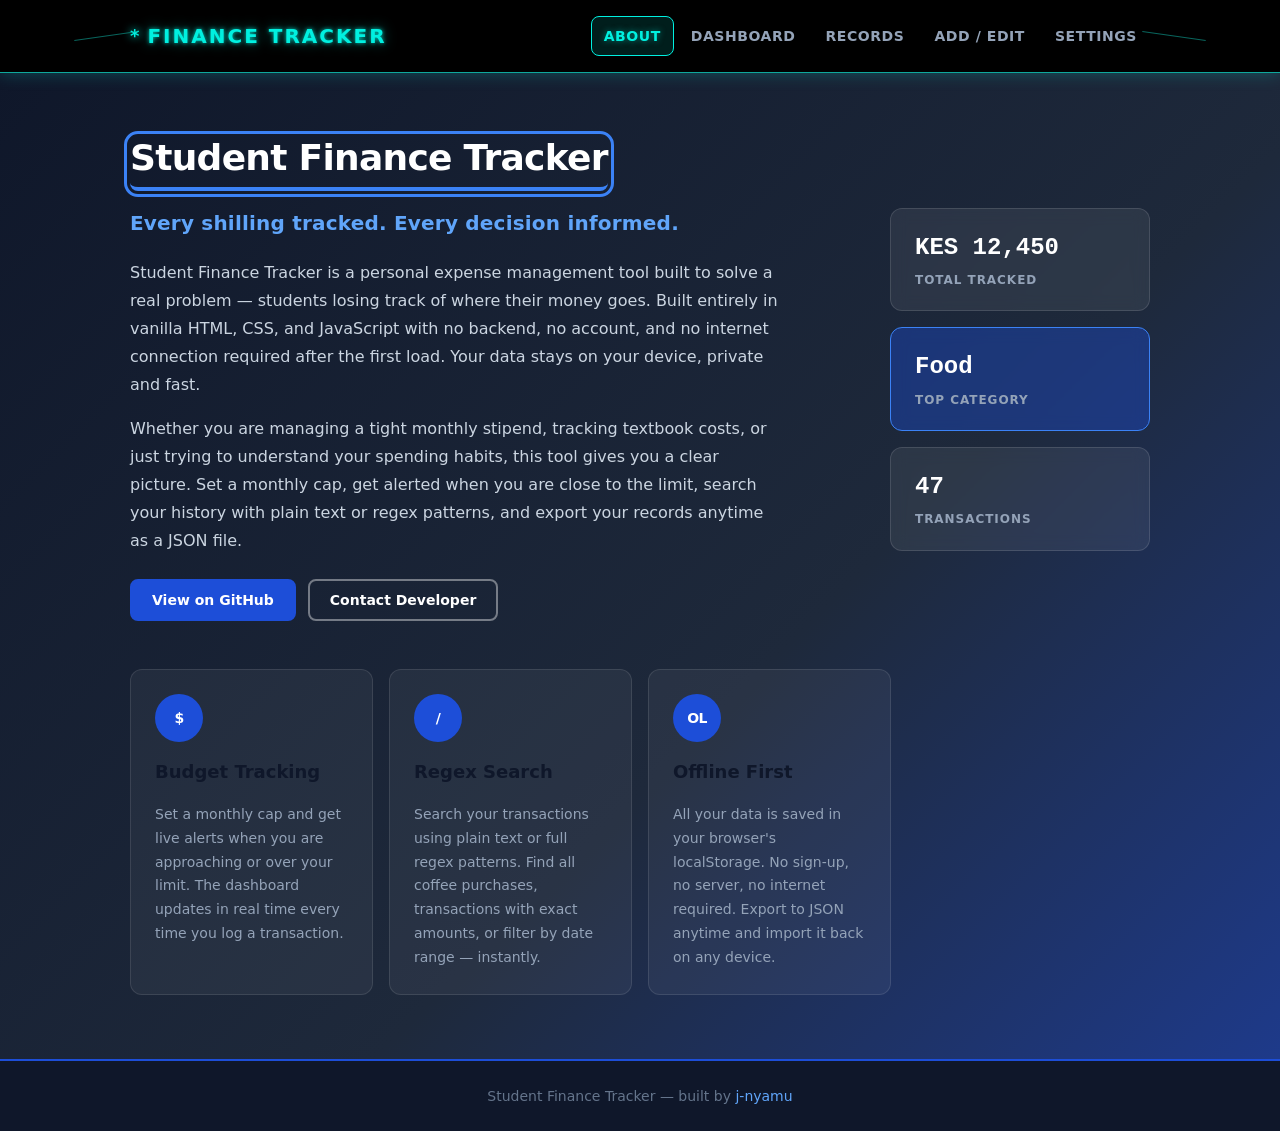
<file: index.html>
<!DOCTYPE html>
<html lang="en">

<head>
  <meta charset="UTF-8" />
  <meta name="viewport" content="width=device-width, initial-scale=1.0" />
  <meta name="description" content="Student Finance Tracker — track your expenses, set budgets, and search transactions." />
  <title>Student Finance Tracker</title>
  <link rel="stylesheet" href="styles/main.css" />
</head>

<body>

  <!-- Skip link — keyboard users jump past nav to main content -->
  <a href="#main-content" class="skip-link">Skip to main content</a>

  <!-- HEADER -->
  <header class="site-header" role="banner">
    <div class="header-inner">

      <div class="site-brand">
        <span class="brand-name">FINANCE TRACKER</span>
      </div>

      <button
        class="nav-toggle"
        aria-controls="primary-nav"
        aria-expanded="false"
        aria-label="Open navigation menu"
      >
        <span class="hamburger-bar"></span>
        <span class="hamburger-bar"></span>
        <span class="hamburger-bar"></span>
      </button>

      <nav id="primary-nav" class="primary-nav" aria-label="Primary navigation">
        <ul role="list">
          <li><a href="#section-about"     class="nav-link" data-section="about">About</a></li>
          <li><a href="#section-dashboard" class="nav-link" data-section="dashboard">Dashboard</a></li>
          <li><a href="#section-records"   class="nav-link" data-section="records">Records</a></li>
          <li><a href="#section-add"       class="nav-link" data-section="add">Add / Edit</a></li>
          <li><a href="#section-settings"  class="nav-link" data-section="settings">Settings</a></li>
        </ul>
      </nav>

    </div>
  </header>

  <!-- MAIN -->
  <main id="main-content" role="main">

    <!-- ======================================================
      SECTION 1 — ABOUT
    ====================================================== -->
    <section id="section-about" class="app-section" aria-labelledby="about-heading">
      <div class="section-inner">

        <div class="about-hero">
          <div class="about-hero-text">
            <h1 id="about-heading">Student Finance Tracker</h1>
            <p class="about-tagline">
              Every shilling tracked. Every decision informed.
            </p>
            <p class="about-description">
              Student Finance Tracker is a personal expense management tool built to solve
              a real problem — students losing track of where their money goes.
              Built entirely in vanilla HTML, CSS, and JavaScript with no backend,
              no account, and no internet connection required after the first load.
              Your data stays on your device, private and fast.
            </p>
            <p class="about-description">
              Whether you are managing a tight monthly stipend, tracking textbook costs,
              or just trying to understand your spending habits, this tool gives you
              a clear picture. Set a monthly cap, get alerted when you are close to the
              limit, search your history with plain text or regex patterns, and export
              your records anytime as a JSON file.
            </p>

            <div class="about-links">
              <a
                  href="https://github.com/j-nyamu/finance-tracker.git"

                target="_blank"
                rel="noopener noreferrer"
                class="btn btn-primary"
                aria-label="View source code on GitHub (opens in new tab)"
              >View on GitHub</a>
              <a
                href="mailto:j.mungiria@alustudent.com"
                class="btn btn-outline"
                aria-label="Send an email to the developer"
              >Contact Developer</a>
            </div>
          </div>

          <div class="about-hero-visual" aria-hidden="true">
            <div class="hero-stat-preview">
              <div class="preview-card">
                <span class="preview-value">KES 12,450</span>
                <span class="preview-label">Total Tracked</span>
              </div>
              <div class="preview-card preview-card-accent">
                <span class="preview-value">Food</span>
                <span class="preview-label">Top Category</span>
              </div>
              <div class="preview-card">
                <span class="preview-value">47</span>
                <span class="preview-label">Transactions</span>
              </div>
            </div>
          </div>
        </div>

        <!-- Feature cards -->
        <div class="about-features">

          <div class="about-feature-card">
            <div class="feature-icon" aria-hidden="true">$</div>
            <h3 class="about-feature-title">Budget Tracking</h3>
            <p>Set a monthly cap and get live alerts when you are approaching or over your limit. The dashboard updates in real time every time you log a transaction.</p>
          </div>

          <div class="about-feature-card">
            <div class="feature-icon" aria-hidden="true">/</div>
            <h3 class="about-feature-title">Regex Search</h3>
            <p>Search your transactions using plain text or full regex patterns. Find all coffee purchases, transactions with exact amounts, or filter by date range — instantly.</p>
          </div>

          <div class="about-feature-card">
            <div class="feature-icon" aria-hidden="true">OL</div>
            <h3 class="about-feature-title">Offline First</h3>
            <p>All your data is saved in your browser's localStorage. No sign-up, no server, no internet required. Export to JSON anytime and import it back on any device.</p>
          </div>

        </div>

      </div>
    </section>


    <!-- ======================================================
      SECTION 2 — DASHBOARD
    ====================================================== -->
    <section id="section-dashboard" class="app-section" aria-labelledby="dashboard-heading">
      <div class="section-inner">

        <h2 id="dashboard-heading">Dashboard</h2>

        <!-- ARIA live region — budget cap alerts injected here by JS -->
        <div
          id="budget-alert"
          class="budget-alert"
          role="status"
          aria-live="polite"
          aria-atomic="true"
        ></div>

        <!-- Stat cards -->
        <div class="stats-grid">
          <div class="stat-card" aria-label="Total transactions">
            <span class="stat-value" id="stat-total-count">0</span>
            <span class="stat-label">Transactions</span>
          </div>
          <div class="stat-card" aria-label="Total amount spent">
            <span class="stat-value" id="stat-total-amount">0.00</span>
            <span class="stat-label">Total Spent</span>
          </div>
          <div class="stat-card" aria-label="Top spending category">
            <span class="stat-value" id="stat-top-category">—</span>
            <span class="stat-label">Top Category</span>
          </div>
          <div class="stat-card" aria-label="Budget remaining">
            <span class="stat-value" id="stat-budget-remaining">—</span>
            <span class="stat-label">Remaining</span>
          </div>
        </div>

        <!-- 7-day trend chart -->
        <div class="chart-wrapper" aria-label="Spending over the last 7 days">
          <h3 class="chart-title">Last 7 days</h3>
          <div id="trend-chart" class="trend-chart" role="img" aria-label="Bar chart of daily spending for the past 7 days"></div>
        </div>

      </div>
    </section>


    <!-- ======================================================
      SECTION 3 — RECORDS TABLE
    ====================================================== -->
    <section id="section-records" class="app-section" aria-labelledby="records-heading">
      <div class="section-inner">

        <h2 id="records-heading">Transactions</h2>

        <div class="records-toolbar" role="search">

          <div class="search-group">
            <label for="search-input">Search transactions</label>
            <input
              type="search"
              id="search-input"
              class="input-field"
              placeholder='e.g. food or \.\d{2}'
              aria-describedby="search-hint search-error"
              autocomplete="off"
            />
            <span id="search-hint" class="field-hint">Supports plain text and regex patterns.</span>
            <span id="search-error" class="field-error" role="alert" aria-live="assertive"></span>
          </div>

          <div class="search-options">
            <label class="toggle-label" for="toggle-case">
              <input type="checkbox" id="toggle-case" checked />
              Case-insensitive
            </label>
          </div>

          <div class="sort-group">
            <label for="sort-by">Sort by</label>
            <select id="sort-by" class="input-field select-field">
              <option value="date-desc">Date (newest first)</option>
              <option value="date-asc">Date (oldest first)</option>
              <option value="desc-asc">Description (A to Z)</option>
              <option value="desc-desc">Description (Z to A)</option>
              <option value="amount-asc">Amount (low to high)</option>
              <option value="amount-desc">Amount (high to low)</option>
            </select>
          </div>

          <div class="filter-group">
            <label for="filter-category">Category</label>
            <select id="filter-category" class="input-field select-field">
              <option value="all">All categories</option>
            </select>
          </div>

        </div>

        <p id="records-count" aria-live="polite" class="records-count"></p>

        <div class="table-wrapper" role="region" aria-label="Transactions table" tabindex="0">
          <table id="records-table" class="records-table">
            <thead>
              <tr>
                <th scope="col">Date</th>
                <th scope="col">Description</th>
                <th scope="col">Category</th>
                <th scope="col">Amount</th>
                <th scope="col">Actions</th>
              </tr>
            </thead>
            <tbody id="records-tbody"></tbody>
          </table>
        </div>

        <div id="empty-state" class="empty-state" hidden>
          <p>No transactions found. Add one below or adjust your search.</p>
          <button type="button" class="btn btn-primary" data-goto="add">Add transaction</button>
        </div>

      </div>
    </section>


    <!-- ======================================================
      SECTION 4 — ADD / EDIT FORM
    ====================================================== -->
    <section id="section-add" class="app-section" aria-labelledby="form-heading">
      <div class="section-inner">

        <h2 id="form-heading">Add Transaction</h2>

        <p class="import-hint">
          Have a JSON file with multiple transactions?
          <button type="button" class="link-button" data-goto="settings">Import it in Settings</button>
        </p>

        <div id="form-status" class="form-status" role="status" aria-live="polite" aria-atomic="true"></div>

        <form id="transaction-form" class="transaction-form" novalidate>

          <input type="hidden" id="field-id" />

          <!-- Description -->
          <div class="form-group">
            <label for="field-description">
              Description <span class="required" aria-hidden="true">*</span>
            </label>
            <input
              type="text"
              id="field-description"
              class="input-field"
              placeholder="e.g. Lunch at cafeteria"
              required
              aria-required="true"
              aria-describedby="desc-error desc-hint"
              autocomplete="off"
            />
            <span id="desc-hint" class="field-hint">No leading or trailing spaces. No duplicate consecutive words.</span>
            <span id="desc-error" class="field-error" role="alert" aria-live="assertive"></span>
          </div>

          <!-- Amount -->
          <div class="form-group">
            <label for="field-amount">
              Amount <span class="required" aria-hidden="true">*</span>
            </label>
            <input
              type="text"
              id="field-amount"
              class="input-field amount-number-input"
              placeholder="0.00"
              required
              aria-required="true"
              aria-describedby="amount-error amount-hint"
              inputmode="decimal"
            />
            <span id="amount-hint" class="field-hint">Positive number, up to 2 decimal places (e.g. 12.50).</span>
            <span id="amount-error" class="field-error" role="alert" aria-live="assertive"></span>
          </div>

          <!-- Category -->
          <div class="form-group">
            <label for="field-category">
              Category <span class="required" aria-hidden="true">*</span>
            </label>
            <select
              id="field-category"
              class="input-field select-field"
              required
              aria-required="true"
              aria-describedby="category-error"
            >
            <option value="Food">Food</option>
              <option value="Books">Books</option>
              <option value="Transport">Transport</option>
              <option value="Entertainment">Entertainment</option>
              <option value="Fees">Fees</option>
              <option value="Other">Other</option>
            </select>
            <span id="category-error" class="field-error" role="alert" aria-live="assertive"></span>
          </div>

          <!-- Date -->
          <div class="form-group">
            <label for="field-date">
              Date <span class="required" aria-hidden="true">*</span>
            </label>
            <input
              type="date"
              id="field-date"
              class="input-field"
              required
              aria-required="true"
              aria-describedby="date-error date-hint"
            />
            <span id="date-hint" class="field-hint">Format: YYYY-MM-DD</span>
            <span id="date-error" class="field-error" role="alert" aria-live="assertive"></span>
          </div>

          <div class="form-actions">
            <button type="submit" id="btn-submit" class="btn btn-primary">Save Transaction</button>
            <button type="button" id="btn-cancel" class="btn btn-ghost">Cancel</button>
          </div>

        </form>

      </div>
    </section>


    <!-- ======================================================
      SECTION 5 — SETTINGS
    ====================================================== -->
    <section id="section-settings" class="app-section" aria-labelledby="settings-heading">
      <div class="section-inner">

        <h2 id="settings-heading">Settings</h2>

        <!-- Budget cap -->
        <fieldset class="settings-group">
          <legend>Monthly Budget Cap</legend>
          <div class="form-group">
            <label for="setting-budget-cap">Budget limit</label>
            <input
              type="number"
              id="setting-budget-cap"
              class="input-field"
              placeholder="e.g. 500"
              min="0"
              step="0.01"
              aria-describedby="budget-cap-hint"
            />
            <span id="budget-cap-hint" class="field-hint">When total spending exceeds this, you will be alerted on the dashboard.</span>
          </div>
          <button id="btn-save-budget" class="btn btn-primary">Save cap</button>
        </fieldset>

        <!-- Currency settings -->
        <fieldset class="settings-group">
          <legend>Currency Settings</legend>
          <p class="settings-description">
            Set your base currency. This affects how amounts are displayed across the dashboard.
          </p>

          <div class="form-group">
            <label for="setting-base-currency">Base currency</label>
            <select id="setting-base-currency" class="input-field select-field">
              <option value="USD">USD — US Dollar</option>
              <option value="KES">KES — Kenyan Shilling</option>
              <option value="RWF">RWF — Rwandan Franc</option>
              <option value="EUR">EUR — Euro</option>
              <option value="GBP">GBP — British Pound</option>
            </select>
          </div>

          <button id="btn-save-rates" class="btn btn-primary">Save currency</button>
          <p id="settings-status" role="status" aria-live="polite" class="form-status"></p>
        </fieldset>

        <!-- Import / Export -->
        <fieldset class="settings-group">
          <legend>Import and Export Data</legend>

          <div class="import-export-actions">

            <div class="io-group">
              <p class="io-description">Download all your transactions as a JSON file.</p>
              <button id="btn-export" class="btn btn-outline" type="button">Export JSON</button>
            </div>

            <div class="io-group">
              <p class="io-description">Load transactions from a JSON file. Current data will be replaced after validation.</p>
              <label for="import-file" class="btn btn-outline" role="button">Choose file</label>
              <input type="file" id="import-file" accept=".json" class="visually-hidden" aria-describedby="import-status" />
              <p id="import-status" role="alert" aria-live="assertive" class="form-status"></p>
            </div>

          </div>

          <div class="danger-zone">
            <h3 class="danger-title">Danger zone</h3>
            <p>This permanently deletes all transactions from this device.</p>
            <button id="btn-clear-data" class="btn btn-danger" type="button">Clear all data</button>
          </div>

        </fieldset>

      </div>
    </section>

  </main>

  <!-- FOOTER -->
  <footer class="site-footer" role="contentinfo">
    <div class="footer-inner">
      <p>
        Student Finance Tracker &mdash; built by
        <a href="https://github.com/j-nyamu" target="_blank" rel="noopener noreferrer">j-nyamu</a>
      </p>
    </div>
  </footer>

  <!-- DELETE CONFIRM DIALOG -->
  <div
    id="confirm-dialog"
    class="dialog-overlay"
    role="dialog"
    aria-modal="true"
    aria-labelledby="dialog-title"
    aria-describedby="dialog-body"
    hidden
  >
    <div class="dialog-box">
      <h2 id="dialog-title">Delete transaction?</h2>
      <p id="dialog-body">This action cannot be undone.</p>
      <div class="dialog-actions">
        <button id="btn-confirm-delete" class="btn btn-danger">Yes, delete</button>
        <button id="btn-cancel-delete" class="btn btn-ghost">Cancel</button>
      </div>
    </div>
  </div>

  <!-- ES module — ui.js imports all dependencies -->
  <script type="module" src="scripts/ui.js"></script>

</body>
</html>
</file>
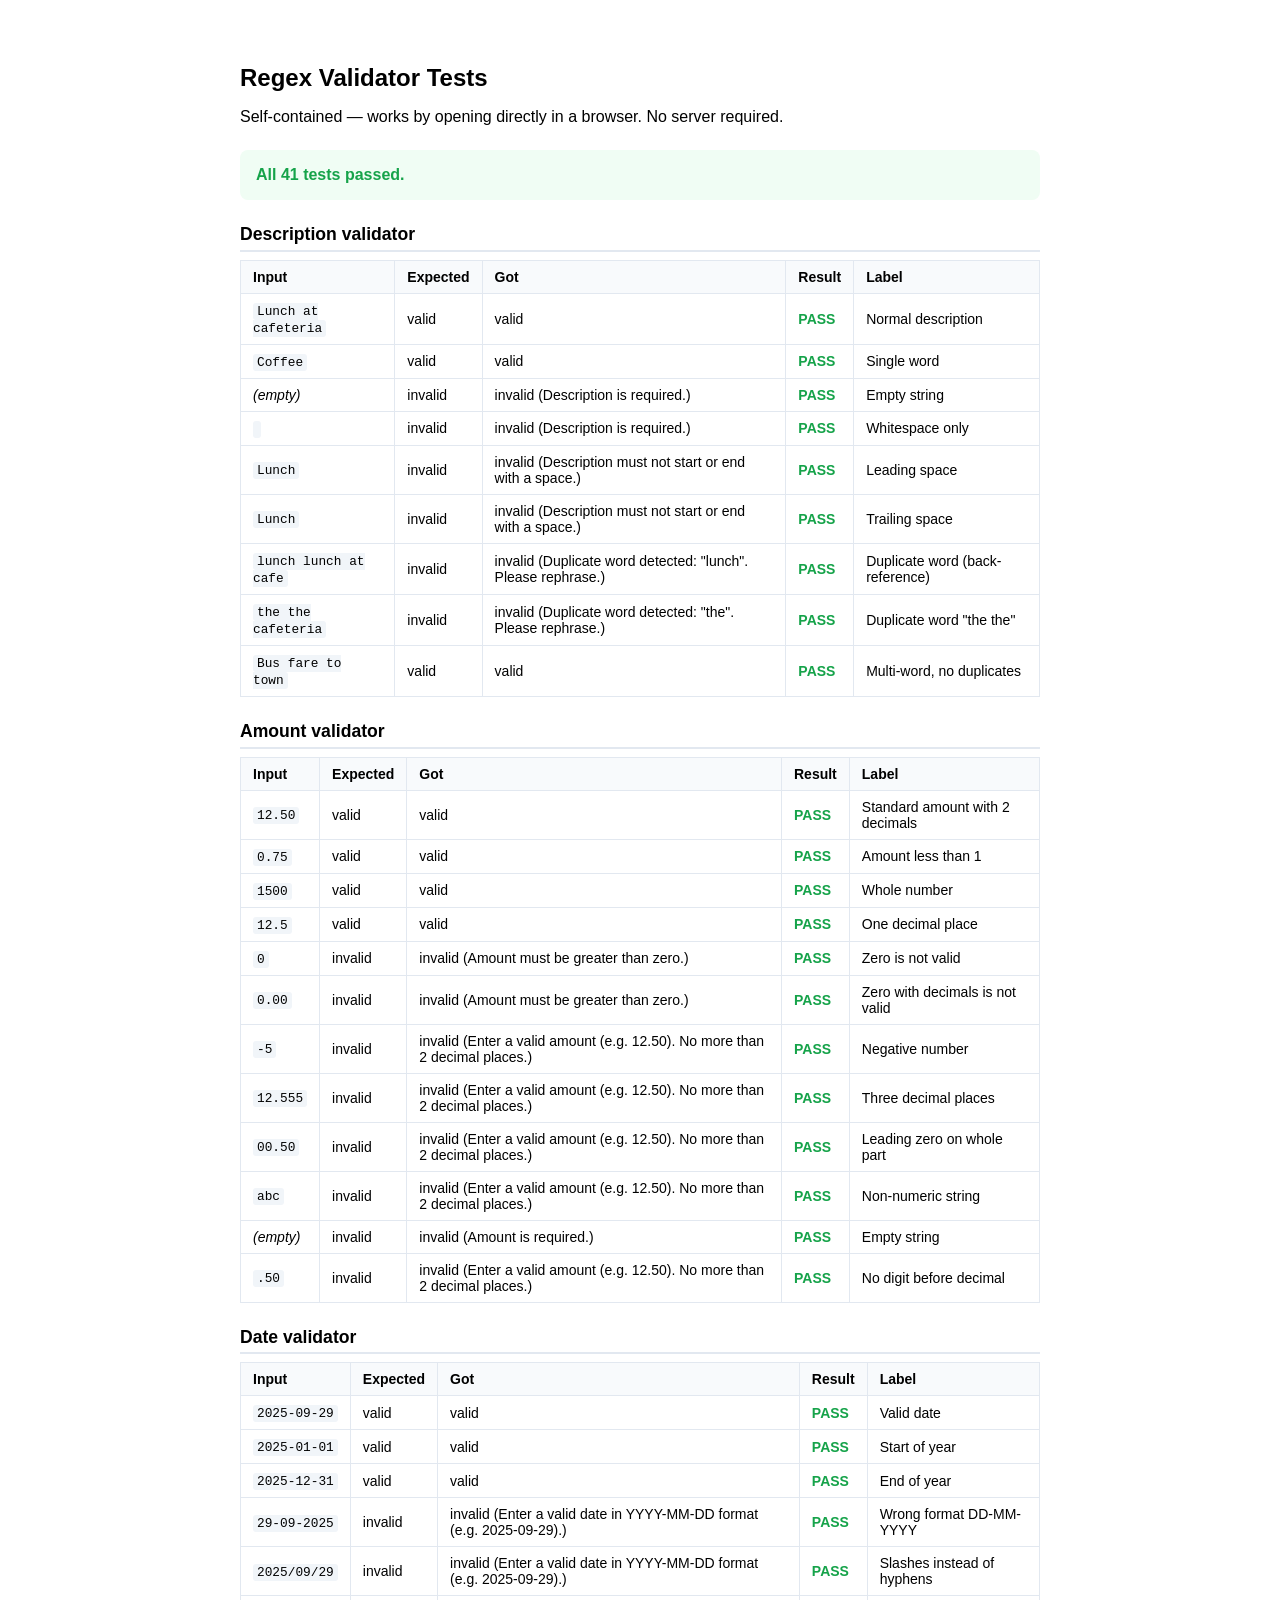
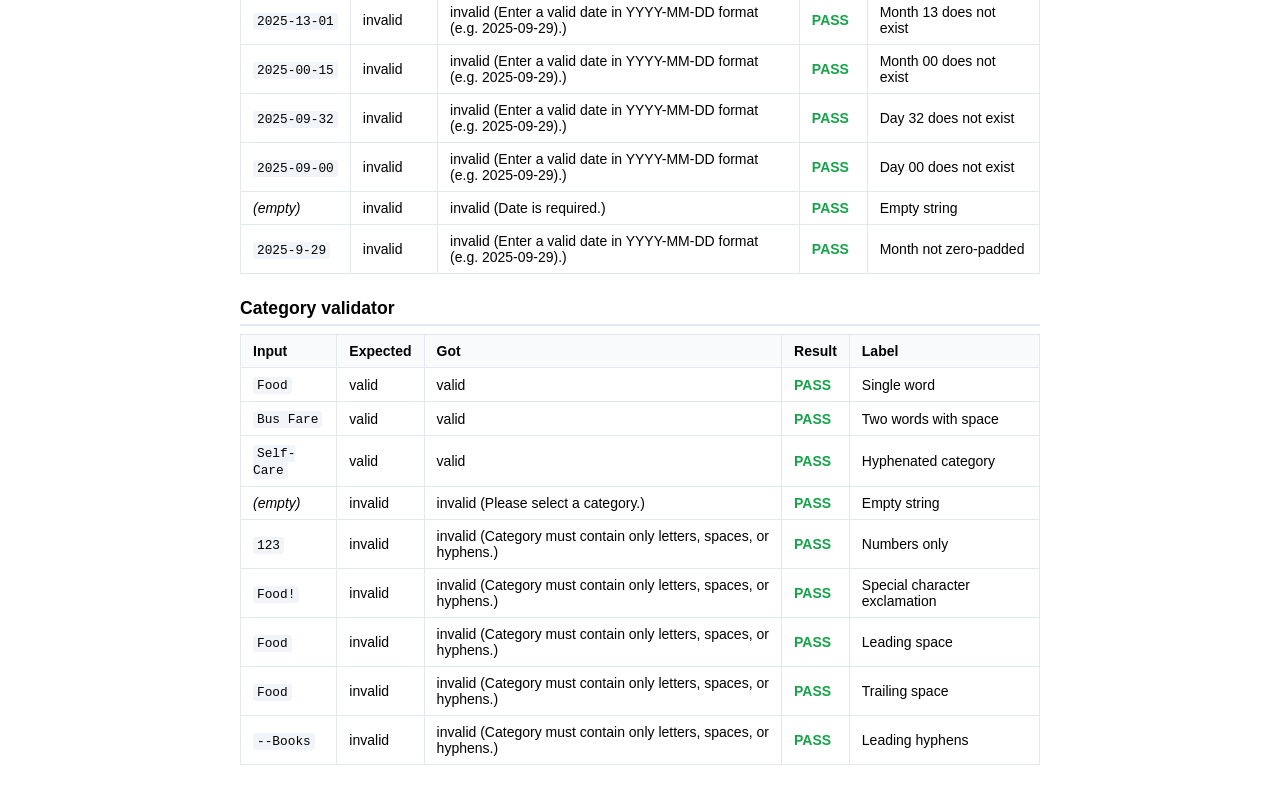
<file: tests.html>
<!DOCTYPE html>
<html lang="en">
<head>
  <meta charset="UTF-8" />
  <meta name="viewport" content="width=device-width, initial-scale=1.0" />
  <title>Finance Tracker — Regex Tests</title>
  <style>
    body { font-family: sans-serif; max-width: 800px; margin: 2rem auto; padding: 1rem; }
    h1   { font-size: 1.5rem; margin-bottom: 0.5rem; }
    h2   { font-size: 1.1rem; margin: 1.5rem 0 0.5rem; border-bottom: 2px solid #e2e8f0; padding-bottom: 0.3rem; }
    .pass { color: #16a34a; font-weight: 600; }
    .fail { color: #dc2626; font-weight: 600; }
    table { width: 100%; border-collapse: collapse; font-size: 0.875rem; margin-bottom: 1rem; }
    th, td { padding: 0.5rem 0.75rem; text-align: left; border: 1px solid #e2e8f0; }
    th { background: #f8fafc; font-weight: 600; }
    #summary { margin-top: 1.5rem; padding: 1rem; border-radius: 8px; font-weight: 600; }
    .all-pass { background: #f0fdf4; color: #16a34a; }
    .has-fail  { background: #fef2f2; color: #dc2626; }
    code { background: #f1f5f9; padding: 1px 4px; border-radius: 3px; font-size: 0.8rem; }
  </style>
</head>
<body>

  <h1>Regex Validator Tests</h1>
  <p>Self-contained — works by opening directly in a browser. No server required.</p>

  <div id="summary"></div>
  <div id="results"></div>

<script>

  /* ============================================================
     VALIDATORS — inlined from scripts/validators.js
     Copied here so this file works without a server or imports.
     ============================================================ */

  /* 1. Description */
  var DESCRIPTION_PATTERN    = /^\S(?:.*\S)?$/;
  var DUPLICATE_WORD_PATTERN = /\b(\w+)\s+\1\b/i;

  function validateDescription(value) {
    if (!value || value.trim() === '') {
      return { valid: false, message: 'Description is required.' };
    }
    if (!DESCRIPTION_PATTERN.test(value)) {
      return { valid: false, message: 'Description must not start or end with a space.' };
    }
    var dup = value.match(DUPLICATE_WORD_PATTERN);
    if (dup) {
      return { valid: false, message: 'Duplicate word detected: "' + dup[1] + '". Please rephrase.' };
    }
    return { valid: true, message: '' };
  }

  /* 2. Amount */
  var AMOUNT_PATTERN = /^(0|[1-9]\d*)(\.\d{1,2})?$/;

  function validateAmount(value) {
    if (!value || value.trim() === '') {
      return { valid: false, message: 'Amount is required.' };
    }
    if (!AMOUNT_PATTERN.test(value.trim())) {
      return { valid: false, message: 'Enter a valid amount (e.g. 12.50). No more than 2 decimal places.' };
    }
    if (parseFloat(value) === 0) {
      return { valid: false, message: 'Amount must be greater than zero.' };
    }
    return { valid: true, message: '' };
  }

  /* 3. Date */
  var DATE_PATTERN = /^\d{4}-(0[1-9]|1[0-2])-(0[1-9]|[12]\d|3[01])$/;

  function validateDate(value) {
    if (!value || value.trim() === '') {
      return { valid: false, message: 'Date is required.' };
    }
    if (!DATE_PATTERN.test(value)) {
      return { valid: false, message: 'Enter a valid date in YYYY-MM-DD format (e.g. 2025-09-29).' };
    }
    var parsed = new Date(value);
    if (isNaN(parsed.getTime())) {
      return { valid: false, message: 'That date does not exist on the calendar.' };
    }
    return { valid: true, message: '' };
  }

  /* 4. Category */
  var CATEGORY_PATTERN = /^[A-Za-z]+(?:[ -][A-Za-z]+)*$/;

  function validateCategory(value) {
    if (!value || value.trim() === '') {
      return { valid: false, message: 'Please select a category.' };
    }
    if (!CATEGORY_PATTERN.test(value)) {
      return { valid: false, message: 'Category must contain only letters, spaces, or hyphens.' };
    }
    return { valid: true, message: '' };
  }


  /* ============================================================
     TEST CASES
     ============================================================ */

  var tests = {

    'Description': [
      { input: 'Lunch at cafeteria',    expectValid: true,  label: 'Normal description' },
      { input: 'Coffee',                expectValid: true,  label: 'Single word' },
      { input: '',                      expectValid: false, label: 'Empty string' },
      { input: '   ',                   expectValid: false, label: 'Whitespace only' },
      { input: ' Lunch',                expectValid: false, label: 'Leading space' },
      { input: 'Lunch ',               expectValid: false, label: 'Trailing space' },
      { input: 'lunch lunch at cafe',   expectValid: false, label: 'Duplicate word (back-reference)' },
      { input: 'the the cafeteria',     expectValid: false, label: 'Duplicate word "the the"' },
      { input: 'Bus fare to town',      expectValid: true,  label: 'Multi-word, no duplicates' },
    ],

    'Amount': [
      { input: '12.50',   expectValid: true,  label: 'Standard amount with 2 decimals' },
      { input: '0.75',    expectValid: true,  label: 'Amount less than 1' },
      { input: '1500',    expectValid: true,  label: 'Whole number' },
      { input: '12.5',    expectValid: true,  label: 'One decimal place' },
      { input: '0',       expectValid: false, label: 'Zero is not valid' },
      { input: '0.00',    expectValid: false, label: 'Zero with decimals is not valid' },
      { input: '-5',      expectValid: false, label: 'Negative number' },
      { input: '12.555',  expectValid: false, label: 'Three decimal places' },
      { input: '00.50',   expectValid: false, label: 'Leading zero on whole part' },
      { input: 'abc',     expectValid: false, label: 'Non-numeric string' },
      { input: '',        expectValid: false, label: 'Empty string' },
      { input: '.50',     expectValid: false, label: 'No digit before decimal' },
    ],

    'Date': [
      { input: '2025-09-29',  expectValid: true,  label: 'Valid date' },
      { input: '2025-01-01',  expectValid: true,  label: 'Start of year' },
      { input: '2025-12-31',  expectValid: true,  label: 'End of year' },
      { input: '29-09-2025',  expectValid: false, label: 'Wrong format DD-MM-YYYY' },
      { input: '2025/09/29',  expectValid: false, label: 'Slashes instead of hyphens' },
      { input: '2025-13-01',  expectValid: false, label: 'Month 13 does not exist' },
      { input: '2025-00-15',  expectValid: false, label: 'Month 00 does not exist' },
      { input: '2025-09-32',  expectValid: false, label: 'Day 32 does not exist' },
      { input: '2025-09-00',  expectValid: false, label: 'Day 00 does not exist' },
      { input: '',            expectValid: false, label: 'Empty string' },
      { input: '2025-9-29',   expectValid: false, label: 'Month not zero-padded' },
    ],

    'Category': [
      { input: 'Food',          expectValid: true,  label: 'Single word' },
      { input: 'Bus Fare',      expectValid: true,  label: 'Two words with space' },
      { input: 'Self-Care',     expectValid: true,  label: 'Hyphenated category' },
      { input: '',              expectValid: false, label: 'Empty string' },
      { input: '123',           expectValid: false, label: 'Numbers only' },
      { input: 'Food!',         expectValid: false, label: 'Special character exclamation' },
      { input: ' Food',         expectValid: false, label: 'Leading space' },
      { input: 'Food ',         expectValid: false, label: 'Trailing space' },
      { input: '--Books',       expectValid: false, label: 'Leading hyphens' },
    ],

  };


  /* ============================================================
     TEST RUNNER
     ============================================================ */

  var validators = {
    'Description': validateDescription,
    'Amount':      validateAmount,
    'Date':        validateDate,
    'Category':    validateCategory,
  };

  var totalPass = 0;
  var totalFail = 0;
  var resultsEl = document.getElementById('results');

  Object.entries(tests).forEach(function(entry) {
    var groupName   = entry[0];
    var cases       = entry[1];
    var validatorFn = validators[groupName];

    var html = '<h2>' + groupName + ' validator</h2>';
    html += '<table>';
    html += '<thead><tr><th>Input</th><th>Expected</th><th>Got</th><th>Result</th><th>Label</th></tr></thead>';
    html += '<tbody>';

    cases.forEach(function(tc) {
      var result  = validatorFn(tc.input);
      var passed  = result.valid === tc.expectValid;

      if (passed) totalPass++;
      else        totalFail++;

      var resultLabel = passed
        ? '<span class="pass">PASS</span>'
        : '<span class="fail">FAIL</span>';

      var expected = tc.expectValid ? 'valid' : 'invalid';
      var got      = result.valid   ? 'valid' : 'invalid (' + result.message + ')';

      var displayInput = tc.input === ''
        ? '<em>(empty)</em>'
        : '<code>' + tc.input.replace(/&/g, '&amp;').replace(/</g, '&lt;').replace(/>/g, '&gt;') + '</code>';

      html += '<tr>';
      html += '<td>' + displayInput + '</td>';
      html += '<td>' + expected + '</td>';
      html += '<td>' + got + '</td>';
      html += '<td>' + resultLabel + '</td>';
      html += '<td>' + tc.label + '</td>';
      html += '</tr>';
    });

    html += '</tbody></table>';
    resultsEl.innerHTML += html;
  });


  /* ============================================================
     SUMMARY BOX
     ============================================================ */
  var summaryEl = document.getElementById('summary');
  var total     = totalPass + totalFail;

  summaryEl.className = totalFail === 0 ? 'all-pass' : 'has-fail';
  summaryEl.innerHTML = totalFail === 0
    ? 'All ' + total + ' tests passed.'
    : totalFail + ' of ' + total + ' tests FAILED. Check the table below.';

</script>
</body>
</html>
</file>
<file: styles/main.css>
/* ============================================================
   STUDENT FINANCE TRACKER — main.css
   Theme: blue, black, and white.
   Mobile-first. Breakpoints: 360px (base), 768px, 1024px.
   ============================================================ */


/* ============================================================
   1. CSS CUSTOM PROPERTIES
   ============================================================ */
:root {
  /* -- Primary blue palette -- */
  --color-primary:        #1d4ed8;
  --color-primary-dark:   #1e3a8a;
  --color-primary-light:  #dbeafe;
  --color-primary-mid:    #3b82f6;
  --color-accent:         #60a5fa;

  /* -- Black and white palette -- */
  --color-black:          #000000;
  --color-near-black:     #0f172a;
  --color-dark:           #1e293b;
  --color-mid:            #334155;
  --color-bg:             #f8fafc;
  --color-surface:        #ffffff;
  --color-border:         #e2e8f0;
  --color-border-strong:  #cbd5e1;

  /* -- Text -- */
  --color-text-primary:   #0f172a;
  --color-text-secondary: #334155;
  --color-text-muted:     #64748b;
  --color-text-on-dark:   #f1f5f9;

  /* -- Status -- */
  --color-danger:         #dc2626;
  --color-danger-dark:    #b91c1c;
  --color-danger-light:   #fef2f2;
  --color-success:        #16a34a;
  --color-success-light:  #f0fdf4;
  --color-warning:        #d97706;
  --color-warning-light:  #fffbeb;

  /* -- Category badge colors -- */
  --color-food:           #16a34a;
  --color-books:          #7c3aed;
  --color-transport:      #0284c7;
  --color-entertainment:  #db2777;
  --color-fees:           #d97706;
  --color-other:          #64748b;

  /* -- Typography -- */
  --font-sans: 'Segoe UI', system-ui, -apple-system, sans-serif;
  --font-mono: 'Courier New', Courier, monospace;

  --text-xs:   0.75rem;
  --text-sm:   0.875rem;
  --text-base: 1rem;
  --text-lg:   1.125rem;
  --text-xl:   1.25rem;
  --text-2xl:  1.5rem;
  --text-3xl:  1.875rem;
  --text-4xl:  2.25rem;
  --text-5xl:  3rem;

  /* -- Spacing -- */
  --space-1:  0.25rem;
  --space-2:  0.5rem;
  --space-3:  0.75rem;
  --space-4:  1rem;
  --space-5:  1.25rem;
  --space-6:  1.5rem;
  --space-8:  2rem;
  --space-10: 2.5rem;
  --space-12: 3rem;
  --space-16: 4rem;

  /* -- Layout -- */
  --max-width:       1100px;
  --section-pad:     var(--space-10);
  --border-radius:   0.5rem;
  --border-radius-lg: 0.75rem;

  /* -- Shadows -- */
  --shadow-sm:  0 1px 3px rgba(0,0,0,0.08);
  --shadow-md:  0 4px 16px rgba(0,0,0,0.12);
  --shadow-blue: 0 4px 20px rgba(29,78,216,0.25);

  /* -- Transitions -- */
  --transition-fast:   150ms ease;
  --transition-normal: 250ms ease;
}


/* ============================================================
   2. RESET AND BASE
   ============================================================ */
*, *::before, *::after {
  box-sizing: border-box;
  margin: 0;
  padding: 0;
}

html {
  scroll-behavior: smooth;
  font-size: 16px;
}

body {
  font-family: var(--font-sans);
  font-size: var(--text-base);
  color: var(--color-text-secondary);
  background-color: var(--color-bg);
  line-height: 1.6;
  overflow-x: hidden;
}

ul[role="list"] { list-style: none; }

img { max-width: 100%; display: block; }

input, select, button, textarea {
  font-family: inherit;
  font-size: inherit;
}


/* ============================================================
   3. ACCESSIBILITY UTILITIES
   ============================================================ */
.skip-link {
  position: absolute;
  top: -100%;
  left: var(--space-4);
  background: var(--color-primary);
  color: #ffffff;
  padding: var(--space-2) var(--space-4);
  border-radius: var(--border-radius);
  font-weight: 600;
  text-decoration: none;
  z-index: 9999;
  transition: top var(--transition-fast);
}

.skip-link:focus { top: var(--space-4); }

.visually-hidden {
  position: absolute;
  width: 1px;
  height: 1px;
  padding: 0;
  margin: -1px;
  overflow: hidden;
  clip: rect(0,0,0,0);
  white-space: nowrap;
  border: 0;
}

:focus-visible {
  outline: 3px solid var(--color-primary-mid);
  outline-offset: 3px;
  border-radius: var(--border-radius);
}


/* ============================================================
   4. LAYOUT WRAPPERS
   ============================================================ */
.section-inner,
.header-inner,
.footer-inner {
  width: 100%;
  max-width: var(--max-width);
  margin-inline: auto;
  padding-inline: var(--space-4);
}


/* ============================================================
   5. HEADER AND NAVIGATION — neon cyan / black signature look
   ============================================================ */

/* Neon palette, scoped to the header only */
:root {
  --neon-cyan:       #00f0e0;
  --neon-cyan-dim:   #0fa89c;
  --neon-black:      #000000;
}

.site-header {
  position: sticky;
  top: 0;
  z-index: 100;
  /* Pure black header, distinct from the rest of the light app */
  background-color: var(--neon-black);
  border-bottom: 1px solid var(--neon-cyan-dim);
  box-shadow: 0 0 16px rgba(0, 240, 224, 0.25);
  overflow: hidden;
}

.header-inner {
  position: relative;
  display: flex;
  align-items: center;
  justify-content: space-between;
  padding-block: var(--space-4);
  gap: var(--space-4);
}

/* Geometric corner accents — thin diagonal-cut lines framing each side,
   echoing a circuit-board / blueprint corner bracket */
.header-inner::before,
.header-inner::after {
  content: '';
  position: absolute;
  top: 50%;
  width: 64px;
  height: 1px;
  background: var(--neon-cyan-dim);
  opacity: 0.6;
}

.header-inner::before {
  left: -16px;
  transform: translateY(-50%) rotate(-8deg);
}

.header-inner::after {
  right: -16px;
  transform: translateY(-50%) rotate(8deg);
}

/* Brand — bold neon cyan glow, no emoji */
.site-brand {
  display: flex;
  align-items: center;
  gap: var(--space-2);
}

/* Small asterisk/starburst mark, echoing the corner accents in the reference */
.site-brand::before {
  content: '*';
  color: var(--neon-cyan);
  font-size: var(--text-lg);
  font-weight: 900;
  text-shadow: 0 0 8px var(--neon-cyan);
}

.brand-name {
  font-size: var(--text-xl);
  font-weight: 900;
  color: var(--neon-cyan);
  letter-spacing: 0.1em;
  text-transform: uppercase;
  border-bottom: none;
  padding-bottom: 0;
  /* Neon glow effect */
  text-shadow:
    0 0 4px rgba(0, 240, 224, 0.8),
    0 0 14px rgba(0, 240, 224, 0.45);
}

/* Hamburger button — outlined in cyan to match the theme */
.nav-toggle {
  display: flex;
  flex-direction: column;
  justify-content: center;
  gap: 5px;
  background: none;
  border: 1px solid var(--neon-cyan-dim);
  cursor: pointer;
  padding: var(--space-2);
  border-radius: var(--border-radius);
}

.hamburger-bar {
  display: block;
  width: 22px;
  height: 2px;
  background-color: var(--neon-cyan);
  border-radius: 2px;
  box-shadow: 0 0 4px rgba(0, 240, 224, 0.6);
  transition: transform var(--transition-normal), opacity var(--transition-fast);
}

.nav-toggle[aria-expanded="true"] .hamburger-bar:nth-child(1) {
  transform: translateY(7px) rotate(45deg);
}
.nav-toggle[aria-expanded="true"] .hamburger-bar:nth-child(2) {
  opacity: 0;
}
.nav-toggle[aria-expanded="true"] .hamburger-bar:nth-child(3) {
  transform: translateY(-7px) rotate(-45deg);
}

/* Mobile nav — black background to match the header, cyan accents */
.primary-nav {
  display: none;
  position: absolute;
  top: 100%;
  left: 0;
  right: 0;
  background-color: var(--neon-black);
  border-bottom: 1px solid var(--neon-cyan-dim);
  box-shadow: 0 4px 16px rgba(0, 240, 224, 0.15);
  padding: var(--space-4);
  z-index: 99;
}

.primary-nav.is-open { display: block; }

.primary-nav ul {
  display: flex;
  flex-direction: column;
  gap: var(--space-1);
}

.nav-link {
  display: block;
  padding: var(--space-2) var(--space-3);
  color: #94a3b8;
  text-decoration: none;
  border-radius: var(--border-radius);
  font-weight: 600;
  font-size: var(--text-sm);
  letter-spacing: 0.04em;
  text-transform: uppercase;
  border: 1px solid transparent;
  transition: background-color var(--transition-fast), color var(--transition-fast), border-color var(--transition-fast);
}

.nav-link:hover {
  background-color: rgba(0, 240, 224, 0.08);
  color: var(--neon-cyan);
  border-color: var(--neon-cyan-dim);
}

.nav-link.is-active {
  background-color: rgba(0, 240, 224, 0.12);
  color: var(--neon-cyan);
  font-weight: 700;
  border-color: var(--neon-cyan);
  text-shadow: 0 0 6px rgba(0, 240, 224, 0.5);
}


/* ============================================================
   6. APP SECTIONS
   ============================================================ */
.app-section {
  padding-block: var(--section-pad);
  border-bottom: 1px solid var(--color-border);
}

.app-section:last-of-type { border-bottom: none; }

.app-section h1 {
  font-size: var(--text-4xl);
  color: var(--color-text-primary);
  font-weight: 800;
  margin-bottom: var(--space-3);
  line-height: 1.15;
}

.app-section h2 {
  font-size: var(--text-2xl);
  color: var(--color-text-primary);
  font-weight: 700;
  margin-bottom: var(--space-6);
  padding-bottom: var(--space-3);
  border-bottom: 3px solid var(--color-primary);
  display: inline-block;
}

.app-section h3 {
  font-size: var(--text-lg);
  color: var(--color-text-primary);
  font-weight: 600;
  margin-bottom: var(--space-4);
}


/* ============================================================
   7. ABOUT SECTION — vibrant dark hero + feature cards
   ============================================================ */

/* Hero area — dark background, white text */
#section-about {
  background: linear-gradient(135deg, var(--color-near-black) 0%, var(--color-dark) 60%, var(--color-primary-dark) 100%);
  padding-block: var(--space-16);
  border-bottom: none;
}

.about-hero {
  display: flex;
  flex-direction: column;
  gap: var(--space-10);
  margin-bottom: var(--space-12);
}

.about-hero-text h1 {
  color: #ffffff;
  font-size: var(--text-4xl);
  font-weight: 900;
  letter-spacing: -0.02em;
  /* Blue accent underline on the heading */
  border-bottom: 4px solid var(--color-primary-mid);
  display: inline-block;
  padding-bottom: var(--space-2);
  margin-bottom: var(--space-4);
}

.about-tagline {
  font-size: var(--text-xl);
  color: var(--color-accent);
  font-weight: 600;
  margin-bottom: var(--space-5);
  letter-spacing: 0.01em;
}

.about-description {
  max-width: 64ch;
  margin-bottom: var(--space-4);
  color: #cbd5e1;
  line-height: 1.75;
  font-size: var(--text-base);
}

.about-links {
  display: flex;
  flex-wrap: wrap;
  gap: var(--space-3);
  margin-top: var(--space-6);
}

/* Preview stat cards floating on the right side */
.about-hero-visual {
  display: flex;
  justify-content: center;
}

.hero-stat-preview {
  display: flex;
  flex-direction: column;
  gap: var(--space-4);
  width: 100%;
  max-width: 300px;
}

.preview-card {
  background: rgba(255,255,255,0.07);
  border: 1px solid rgba(255,255,255,0.12);
  border-radius: var(--border-radius-lg);
  padding: var(--space-5) var(--space-6);
  display: flex;
  flex-direction: column;
  gap: var(--space-1);
  backdrop-filter: blur(8px);
}

.preview-card-accent {
  background: rgba(29,78,216,0.4);
  border-color: var(--color-primary-mid);
}

.preview-value {
  font-size: var(--text-2xl);
  font-weight: 800;
  color: #ffffff;
  font-family: var(--font-mono);
}

.preview-label {
  font-size: var(--text-xs);
  color: #94a3b8;
  text-transform: uppercase;
  letter-spacing: 0.08em;
  font-weight: 600;
}

/* Feature cards row — white cards on dark section */
.about-features {
  display: grid;
  grid-template-columns: 1fr;
  gap: var(--space-4);
}

.about-feature-card {
  background: rgba(255,255,255,0.05);
  border: 1px solid rgba(255,255,255,0.1);
  border-radius: var(--border-radius-lg);
  padding: var(--space-6);
  transition: background-color var(--transition-normal), border-color var(--transition-normal);
}

.about-feature-card:hover {
  background: rgba(29,78,216,0.2);
  border-color: var(--color-primary-mid);
}

/* Feature icon — bold text character in a blue circle */
.feature-icon {
  width: 48px;
  height: 48px;
  border-radius: 50%;
  background: var(--color-primary);
  color: #ffffff;
  display: flex;
  align-items: center;
  justify-content: center;
  font-size: var(--text-sm);
  font-weight: 900;
  margin-bottom: var(--space-4);
  letter-spacing: -0.05em;
}

.about-feature-title {
  font-size: var(--text-lg);
  font-weight: 700;
  color: #ffffff;
  margin-bottom: var(--space-2);
}

.about-feature-card p {
  color: #94a3b8;
  font-size: var(--text-sm);
  line-height: 1.7;
}


/* ============================================================
   8. BUTTONS
   ============================================================ */
.btn {
  display: inline-flex;
  align-items: center;
  justify-content: center;
  gap: var(--space-2);
  padding: var(--space-2) var(--space-5);
  border-radius: var(--border-radius);
  font-weight: 600;
  font-size: var(--text-sm);
  text-decoration: none;
  cursor: pointer;
  border: 2px solid transparent;
  transition: background-color var(--transition-fast), color var(--transition-fast),
              border-color var(--transition-fast), transform var(--transition-fast),
              box-shadow var(--transition-fast);
  white-space: nowrap;
}

.btn:active { transform: scale(0.97); }

.btn-primary {
  background-color: var(--color-primary);
  color: #ffffff;
  border-color: var(--color-primary);
}
.btn-primary:hover {
  background-color: var(--color-primary-dark);
  border-color: var(--color-primary-dark);
  box-shadow: var(--shadow-blue);
}

/* White outline button for use on dark backgrounds */
.btn-outline {
  background-color: transparent;
  color: #ffffff;
  border-color: rgba(255,255,255,0.4);
}
.btn-outline:hover {
  background-color: rgba(255,255,255,0.1);
  border-color: #ffffff;
}

/* Blue accent button */
.btn-accent {
  background-color: var(--color-accent);
  color: var(--color-near-black);
  border-color: var(--color-accent);
  font-weight: 700;
}
.btn-accent:hover {
  background-color: var(--color-primary-mid);
  border-color: var(--color-primary-mid);
  color: #ffffff;
}

/* Ghost button — for use on light backgrounds */
.btn-ghost {
  background-color: transparent;
  color: var(--color-text-secondary);
  border-color: var(--color-border-strong);
}
.btn-ghost:hover {
  background-color: var(--color-bg);
  color: var(--color-text-primary);
}

/* Danger button */
.btn-danger {
  background-color: var(--color-danger);
  color: #ffffff;
  border-color: var(--color-danger);
}
.btn-danger:hover {
  background-color: var(--color-danger-dark);
}

.btn:disabled {
  opacity: 0.5;
  cursor: not-allowed;
  transform: none;
}

/* Inside the app sections (non-dark bg), outline buttons should be blue */
.app-section:not(#section-about) .btn-outline {
  color: var(--color-primary);
  border-color: var(--color-primary);
}
.app-section:not(#section-about) .btn-outline:hover {
  background-color: var(--color-primary-light);
}


/* ============================================================
   9. FORM ELEMENTS
   ============================================================ */
.form-group {
  display: flex;
  flex-direction: column;
  gap: var(--space-1);
  margin-bottom: var(--space-5);
}

.form-group label {
  font-size: var(--text-sm);
  font-weight: 600;
  color: var(--color-text-primary);
}

.required { color: var(--color-danger); margin-left: var(--space-1); }

.input-field {
  width: 100%;
  padding: var(--space-2) var(--space-3);
  border: 1.5px solid var(--color-border-strong);
  border-radius: var(--border-radius);
  background-color: var(--color-surface);
  color: var(--color-text-primary);
  transition: border-color var(--transition-fast), box-shadow var(--transition-fast);
}

.input-field:hover { border-color: var(--color-primary); }

.input-field:focus {
  border-color: var(--color-primary);
  box-shadow: 0 0 0 3px rgba(29, 78, 216, 0.15);
  outline: none;
}

/* Amount field: currency select + number input side by side */
.input-with-currency {
  display: flex;
  gap: var(--space-2);
  align-items: stretch;
}

/* The currency select on the amount field */
.amount-currency-select {
  width: 90px;
  flex-shrink: 0;
  font-weight: 600;
  color: var(--color-primary);
  border-color: var(--color-primary);
}

/* The number portion */
.amount-number-input {
  flex: 1;
}

.select-field {
  appearance: none;
  background-image: url("data:image/svg+xml,%3Csvg xmlns='http://www.w3.org/2000/svg' width='12' height='8' viewBox='0 0 12 8'%3E%3Cpath d='M1 1l5 5 5-5' stroke='%2394a3b8' stroke-width='1.5' fill='none' stroke-linecap='round'/%3E%3C/svg%3E");
  background-repeat: no-repeat;
  background-position: right var(--space-3) center;
  padding-right: var(--space-8);
  cursor: pointer;
}

.field-hint {
  font-size: var(--text-xs);
  color: var(--color-text-muted);
}

.field-error {
  font-size: var(--text-xs);
  color: var(--color-danger);
  font-weight: 500;
  min-height: 1rem;
}

.input-field.is-invalid { border-color: var(--color-danger); }
.input-field.is-valid   { border-color: var(--color-success); }

.form-actions {
  display: flex;
  flex-wrap: wrap;
  gap: var(--space-3);
  margin-top: var(--space-6);
}

.form-status {
  font-size: var(--text-sm);
  padding: var(--space-2) var(--space-3);
  border-radius: var(--border-radius);
  margin-top: var(--space-3);
  min-height: 2rem;
  transition: opacity var(--transition-normal);
}

.form-status.is-success {
  background-color: var(--color-success-light);
  color: var(--color-success);
}
.form-status.is-error {
  background-color: var(--color-danger-light);
  color: var(--color-danger);
}

.transaction-form { max-width: 560px; }

/* Import discoverability hint on the Add/Edit page */
.import-hint {
  font-size: var(--text-sm);
  color: var(--color-text-muted);
  margin-bottom: var(--space-5);
  padding: var(--space-3) var(--space-4);
  background-color: var(--color-primary-light);
  border-radius: var(--border-radius);
  border-left: 3px solid var(--color-primary);
}

/* Inline button styled to look like a text link */
.link-button {
  background: none;
  border: none;
  padding: 0;
  margin: 0;
  font: inherit;
  color: var(--color-primary);
  font-weight: 600;
  text-decoration: underline;
  cursor: pointer;
}

.link-button:hover {
  color: var(--color-primary-dark);
}


/* ============================================================
   10. DASHBOARD — STATS GRID
   ============================================================ */
.stats-grid {
  display: grid;
  grid-template-columns: repeat(2, 1fr);
  gap: var(--space-4);
  margin-bottom: var(--space-8);
}

.stat-card {
  background-color: var(--color-surface);
  border: 1px solid var(--color-border);
  border-top: 4px solid var(--color-primary);
  border-radius: var(--border-radius-lg);
  padding: var(--space-5);
  display: flex;
  flex-direction: column;
  gap: var(--space-1);
  box-shadow: var(--shadow-sm);
  animation: fadeSlideUp 0.4s ease both;
}

.stat-card:nth-child(1) { animation-delay: 0.05s; }
.stat-card:nth-child(2) { animation-delay: 0.10s; }
.stat-card:nth-child(3) { animation-delay: 0.15s; }
.stat-card:nth-child(4) { animation-delay: 0.20s; }

.stat-value {
  font-size: var(--text-2xl);
  font-weight: 800;
  color: var(--color-primary);
  line-height: 1;
  font-family: var(--font-mono);
}

.stat-label {
  font-size: var(--text-xs);
  color: var(--color-text-muted);
  text-transform: uppercase;
  letter-spacing: 0.06em;
  font-weight: 600;
}


/* ============================================================
   11. TREND CHART
   ============================================================ */
.chart-wrapper {
  background-color: var(--color-surface);
  border: 1px solid var(--color-border);
  border-radius: var(--border-radius-lg);
  padding: var(--space-6);
  margin-bottom: var(--space-8);
  box-shadow: var(--shadow-sm);
}

.chart-title { margin-bottom: var(--space-4); }

.trend-chart {
  display: flex;
  align-items: flex-end;
  gap: var(--space-2);
  height: 120px;
}

.chart-bar-wrapper {
  flex: 1;
  display: flex;
  flex-direction: column;
  align-items: center;
  gap: var(--space-1);
  height: 100%;
  justify-content: flex-end;
}

.chart-bar {
  width: 100%;
  background: linear-gradient(180deg, var(--color-primary-mid), var(--color-primary));
  border-radius: var(--border-radius) var(--border-radius) 0 0;
  min-height: 4px;
  animation: growUp 0.5s ease both;
  transition: background var(--transition-fast);
}

.chart-bar:hover {
  background: linear-gradient(180deg, var(--color-accent), var(--color-primary-mid));
}

.chart-label {
  font-size: var(--text-xs);
  color: var(--color-text-muted);
  text-align: center;
}


/* ============================================================
   12. BUDGET ALERT
   ============================================================ */
.budget-alert {
  padding: var(--space-3) var(--space-4);
  border-radius: var(--border-radius);
  margin-bottom: var(--space-6);
  font-weight: 500;
  font-size: var(--text-sm);
  display: none;
}

.budget-alert.is-under {
  display: block;
  background-color: var(--color-success-light);
  color: var(--color-success);
  border: 1px solid var(--color-success);
}

.budget-alert.is-over {
  display: block;
  background-color: var(--color-warning-light);
  color: var(--color-warning);
  border: 1px solid var(--color-warning);
  animation: shake 0.4s ease;
}


/* ============================================================
   13. CURRENCY CONVERTER
   ============================================================ */
.conversion-widget {
  background-color: var(--color-surface);
  border: 1px solid var(--color-border);
  border-top: 4px solid var(--color-primary);
  border-radius: var(--border-radius-lg);
  padding: var(--space-6);
  box-shadow: var(--shadow-sm);
}

.conversion-controls {
  display: flex;
  flex-wrap: wrap;
  align-items: flex-end;
  gap: var(--space-3);
}

/* Each field in the converter row */
.conversion-field {
  flex: 1;
  min-width: 120px;
  margin-bottom: 0;
}

.conversion-arrow {
  font-size: var(--text-2xl);
  color: var(--color-primary);
  font-weight: 700;
  padding-bottom: var(--space-3);
  flex-shrink: 0;
}

.conversion-btn {
  /* Align button with bottom of the inputs */
  align-self: flex-end;
  margin-bottom: 0;
  flex-shrink: 0;
}

.conversion-result {
  margin-top: var(--space-4);
  font-size: var(--text-xl);
  font-weight: 700;
  color: var(--color-primary);
  font-family: var(--font-mono);
  min-height: 1.75rem;
}


/* ============================================================
   14. RECORDS TOOLBAR
   ============================================================ */
.records-toolbar {
  display: flex;
  flex-direction: column;
  gap: var(--space-4);
  margin-bottom: var(--space-5);
}

.search-group {
  display: flex;
  flex-direction: column;
  gap: var(--space-1);
}

.search-options {
  display: flex;
  align-items: center;
  gap: var(--space-3);
}

.toggle-label {
  display: flex;
  align-items: center;
  gap: var(--space-2);
  font-size: var(--text-sm);
  color: var(--color-text-secondary);
  cursor: pointer;
}

.records-count {
  font-size: var(--text-sm);
  color: var(--color-text-muted);
  margin-bottom: var(--space-3);
}


/* ============================================================
   15. RECORDS TABLE
   ============================================================ */
.table-wrapper {
  overflow-x: auto;
  border: 1px solid var(--color-border);
  border-radius: var(--border-radius-lg);
  box-shadow: var(--shadow-sm);
}

.records-table {
  width: 100%;
  border-collapse: collapse;
  font-size: var(--text-sm);
  background-color: var(--color-surface);
}

.records-table thead {
  background-color: var(--color-near-black);
}

.records-table th {
  padding: var(--space-3) var(--space-4);
  text-align: left;
  font-weight: 600;
  color: #ffffff;
  white-space: nowrap;
  font-size: var(--text-xs);
  text-transform: uppercase;
  letter-spacing: 0.06em;
}

.records-table td {
  padding: var(--space-3) var(--space-4);
  border-bottom: 1px solid var(--color-border);
  color: var(--color-text-secondary);
  vertical-align: middle;
}

.records-table tbody tr:last-child td { border-bottom: none; }

.records-table tbody tr {
  transition: background-color var(--transition-fast);
}

.records-table tbody tr:hover {
  background-color: var(--color-primary-light);
}

.records-table tbody tr.row-new {
  animation: fadeSlideUp 0.3s ease both;
}

/* Search match highlight */
mark {
  background-color: #fef08a;
  color: var(--color-text-primary);
  border-radius: 2px;
  padding: 0 2px;
}

/* Category badges */
.badge {
  display: inline-block;
  padding: var(--space-1) var(--space-2);
  border-radius: 999px;
  font-size: var(--text-xs);
  font-weight: 600;
  text-transform: uppercase;
  letter-spacing: 0.04em;
  color: #ffffff;
}

.badge-food          { background-color: var(--color-food); }
.badge-books         { background-color: var(--color-books); }
.badge-transport     { background-color: var(--color-transport); }
.badge-entertainment { background-color: var(--color-entertainment); }
.badge-fees          { background-color: var(--color-fees); }
.badge-other         { background-color: var(--color-other); }

.amount-cell {
  font-family: var(--font-mono);
  font-weight: 600;
  color: var(--color-text-primary);
  white-space: nowrap;
}

.row-actions { display: flex; gap: var(--space-2); }

.btn-icon {
  background: none;
  border: 1px solid var(--color-border-strong);
  border-radius: var(--border-radius);
  padding: var(--space-1) var(--space-2);
  cursor: pointer;
  font-size: var(--text-xs);
  font-weight: 600;
  color: var(--color-text-secondary);
  transition: background-color var(--transition-fast), color var(--transition-fast);
}

.btn-icon:hover {
  background-color: var(--color-primary-light);
  color: var(--color-primary);
  border-color: var(--color-primary);
}

.btn-icon.btn-icon-danger:hover {
  background-color: var(--color-danger-light);
  color: var(--color-danger);
  border-color: var(--color-danger);
}

.empty-state {
  text-align: center;
  padding: var(--space-16) var(--space-4);
  color: var(--color-text-muted);
}

.empty-state p { margin-bottom: var(--space-4); }


/* ============================================================
   16. SETTINGS
   ============================================================ */
.settings-group {
  border: 1px solid var(--color-border);
  border-radius: var(--border-radius-lg);
  padding: var(--space-6);
  margin-bottom: var(--space-6);
  background-color: var(--color-surface);
}

.settings-group legend {
  font-size: var(--text-lg);
  font-weight: 700;
  color: var(--color-text-primary);
  padding-inline: var(--space-2);
}

.settings-description {
  font-size: var(--text-sm);
  color: var(--color-text-muted);
  margin-bottom: var(--space-4);
}

.rate-row {
  display: flex;
  gap: var(--space-3);
}

.rate-row .select-field {
  width: 120px;
  flex-shrink: 0;
}

.import-export-actions {
  display: flex;
  flex-direction: column;
  gap: var(--space-6);
}

.io-group {
  display: flex;
  flex-direction: column;
  gap: var(--space-3);
}

.io-description {
  font-size: var(--text-sm);
  color: var(--color-text-secondary);
}

.danger-zone {
  margin-top: var(--space-8);
  padding-top: var(--space-6);
  border-top: 1px solid var(--color-danger-light);
}

.danger-title {
  color: var(--color-danger);
  margin-bottom: var(--space-2);
}

.danger-zone p {
  font-size: var(--text-sm);
  color: var(--color-text-muted);
  margin-bottom: var(--space-4);
}


/* ============================================================
   17. DELETE DIALOG
   ============================================================ */
.dialog-overlay {
  position: fixed;
  inset: 0;
  background-color: rgba(0, 0, 0, 0.6);
  display: flex;
  align-items: center;
  justify-content: center;
  z-index: 200;
  animation: fadeIn 0.2s ease;
}

.dialog-overlay[hidden] { display: none; }

.dialog-box {
  background-color: var(--color-surface);
  border-radius: var(--border-radius-lg);
  padding: var(--space-8);
  max-width: 400px;
  width: 90%;
  box-shadow: var(--shadow-md);
  border-top: 4px solid var(--color-danger);
  animation: fadeSlideUp 0.25s ease;
}

.dialog-box h2 {
  font-size: var(--text-xl);
  margin-bottom: var(--space-3);
  border: none;
  padding: 0;
  display: block;
  color: var(--color-text-primary);
}

.dialog-box p {
  color: var(--color-text-muted);
  margin-bottom: var(--space-6);
}

.dialog-actions {
  display: flex;
  gap: var(--space-3);
  justify-content: flex-end;
}


/* ============================================================
   18. FOOTER
   ============================================================ */
.site-footer {
  background-color: var(--color-near-black);
  border-top: 2px solid var(--color-primary);
  padding-block: var(--space-6);
}

.site-footer p {
  font-size: var(--text-sm);
  color: #64748b;
  text-align: center;
}

.site-footer a {
  color: var(--color-accent);
  text-decoration: none;
}

.site-footer a:hover { text-decoration: underline; }


/* ============================================================
   19. KEYFRAME ANIMATIONS
   ============================================================ */
@keyframes fadeSlideUp {
  from { opacity: 0; transform: translateY(12px); }
  to   { opacity: 1; transform: translateY(0); }
}

@keyframes growUp {
  from { transform: scaleY(0); transform-origin: bottom; }
  to   { transform: scaleY(1); transform-origin: bottom; }
}

@keyframes fadeIn {
  from { opacity: 0; }
  to   { opacity: 1; }
}

@keyframes shake {
  0%, 100% { transform: translateX(0); }
  20%       { transform: translateX(-6px); }
  40%       { transform: translateX(6px); }
  60%       { transform: translateX(-4px); }
  80%       { transform: translateX(4px); }
}

@media (prefers-reduced-motion: reduce) {
  *, *::before, *::after {
    animation-duration: 0.01ms !important;
    transition-duration: 0.01ms !important;
  }
}


/* ============================================================
   20. RESPONSIVE — TABLET 768px
   ============================================================ */
@media (min-width: 768px) {

  .nav-toggle { display: none; }

  .primary-nav {
    display: block;
    position: static;
    border: none;
    box-shadow: none;
    padding: 0;
    background: none;
  }

  .primary-nav ul {
    flex-direction: row;
    gap: var(--space-1);
  }

  .about-hero {
    flex-direction: row;
    align-items: center;
  }

  .about-hero-text { flex: 1; }

  .about-hero-visual {
    flex: 0 0 260px;
    justify-content: flex-end;
  }

  .about-features {
    grid-template-columns: repeat(2, 1fr);
  }

  .records-toolbar {
    flex-direction: row;
    flex-wrap: wrap;
    align-items: flex-end;
  }

  .search-group {
    flex: 1;
    min-width: 200px;
  }

  .stats-grid {
    grid-template-columns: repeat(4, 1fr);
  }

  .import-export-actions { flex-direction: row; }

  .io-group { flex: 1; }

  .section-inner,
  .header-inner,
  .footer-inner {
    padding-inline: var(--space-8);
  }
}


/* ============================================================
   21. RESPONSIVE — DESKTOP 1024px
   ============================================================ */
@media (min-width: 1024px) {

  .about-features {
    grid-template-columns: repeat(4, 1fr);
  }

  .app-section { padding-block: var(--space-12); }

  .section-inner,
  .header-inner,
  .footer-inner {
    padding-inline: var(--space-10);
  }

  .conversion-controls { flex-wrap: nowrap; }
}
</file>
